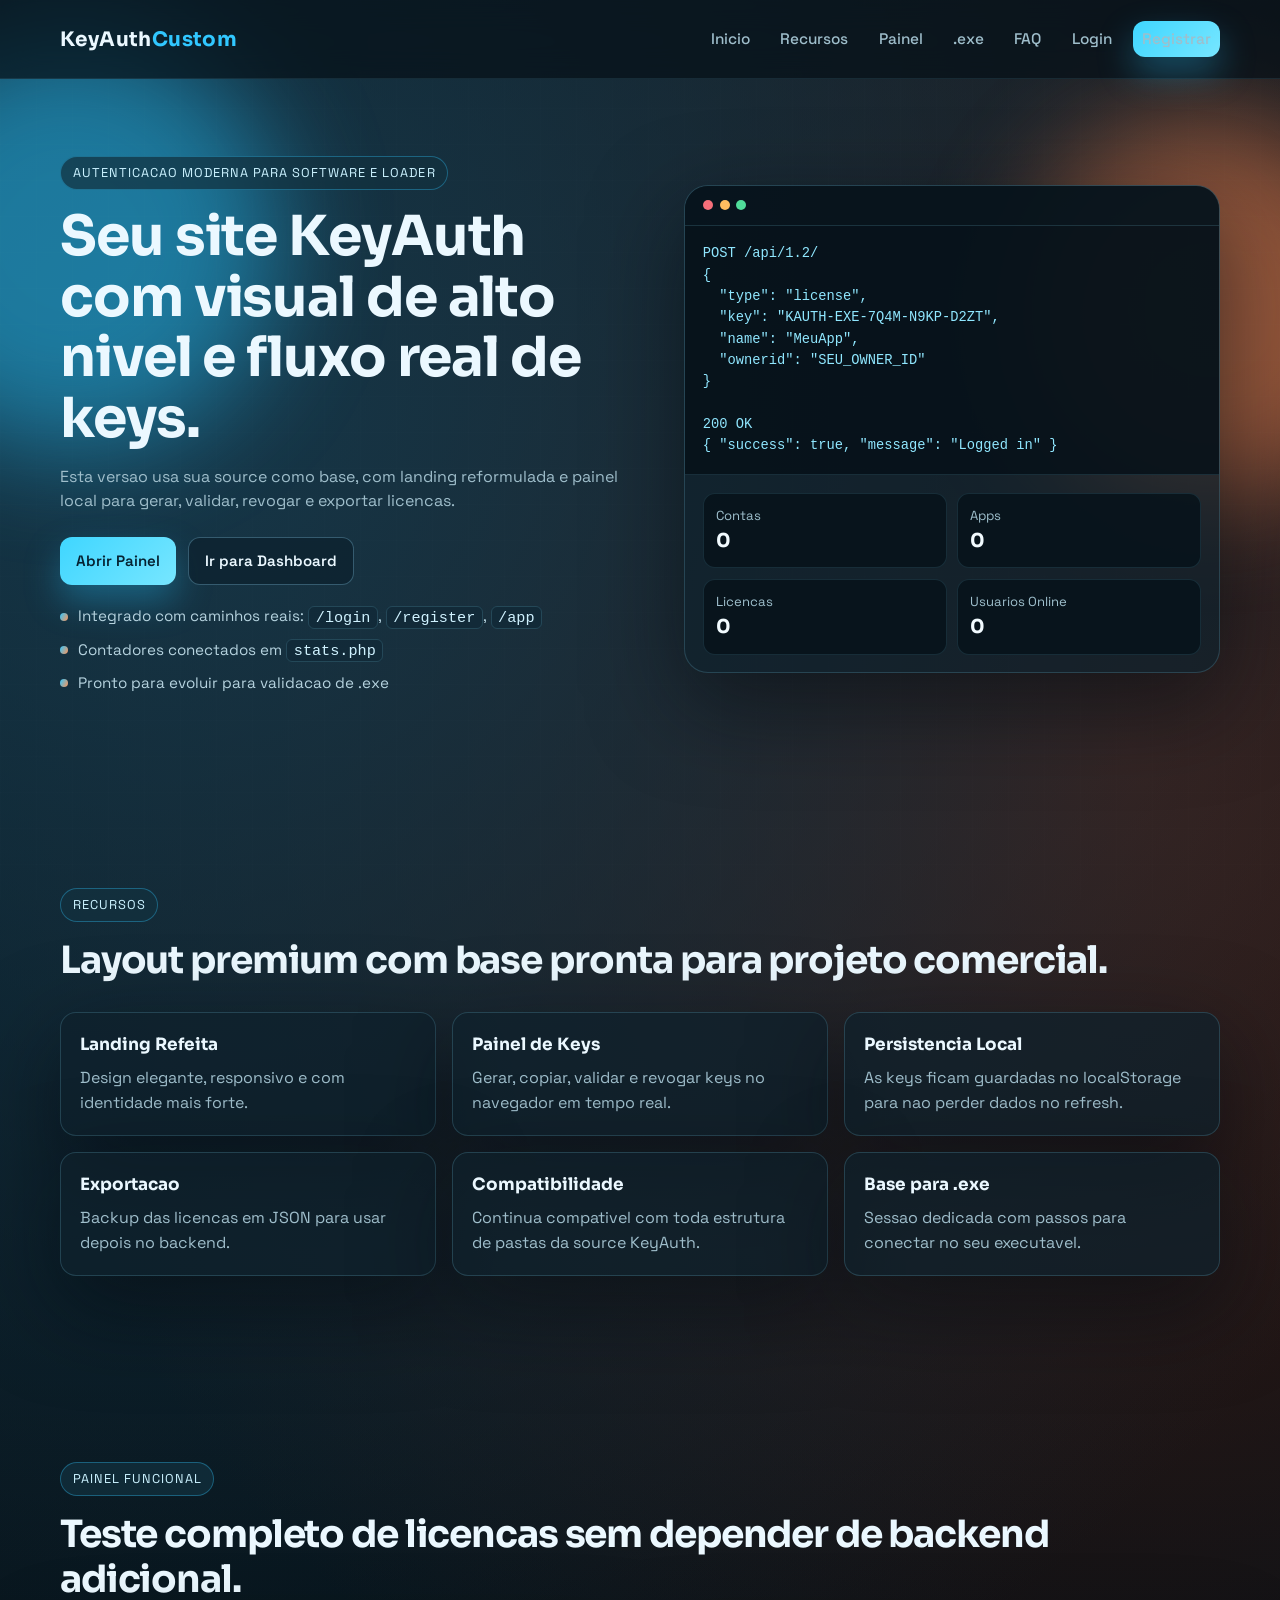
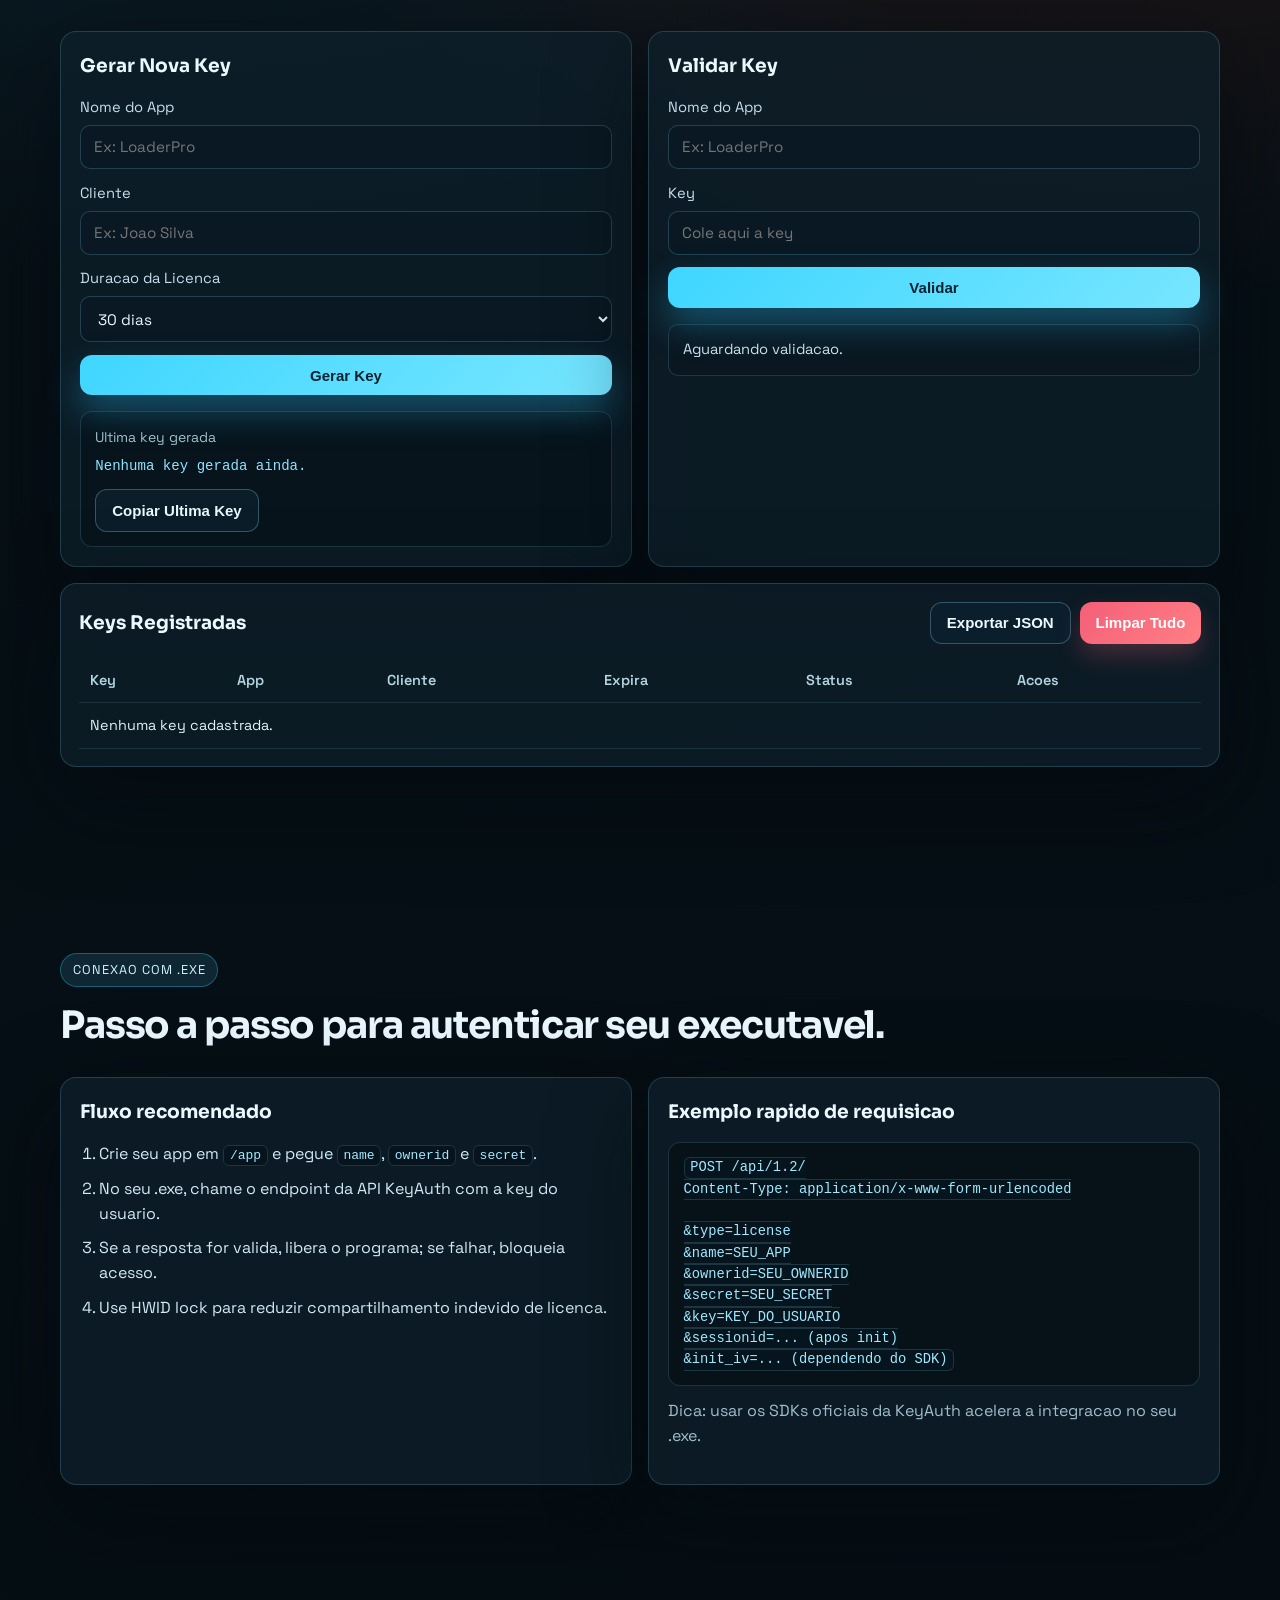
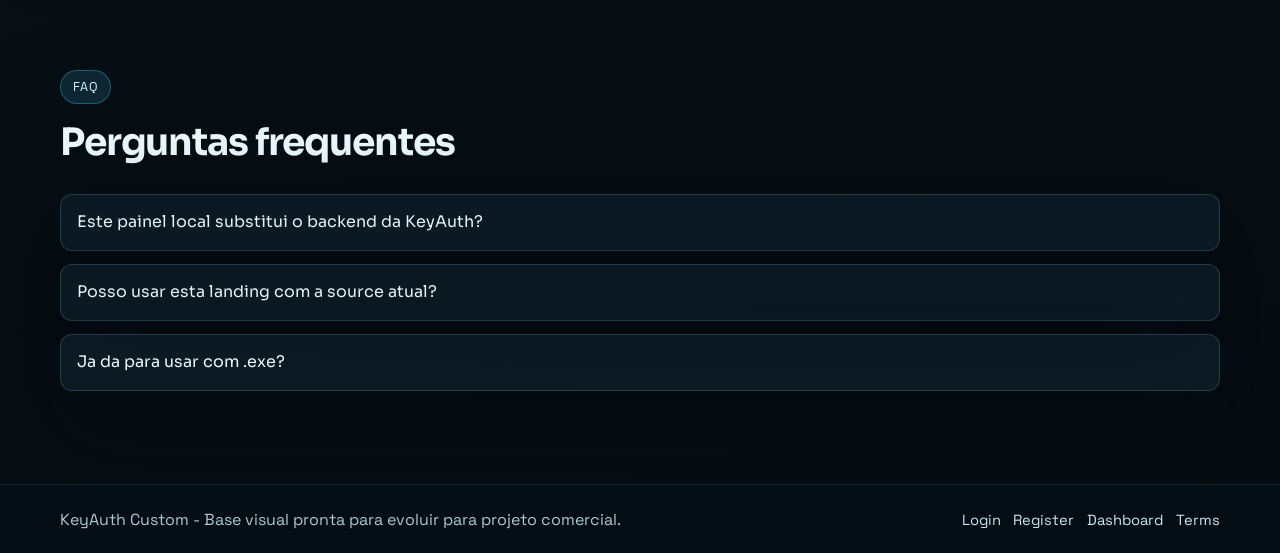
<file: index.html>
﻿<!DOCTYPE html>
<html lang="pt-BR">
  <head>
    <meta charset="UTF-8" />
    <meta http-equiv="X-UA-Compatible" content="IE=edge" />
    <meta name="viewport" content="width=device-width, initial-scale=1.0" />
    <meta name="title" content="KeyAuth Custom | Autenticacao para Software" />
    <meta
      name="description"
      content="Landing page KeyAuth modernizada com painel funcional para gerar e validar keys localmente."
    />
    <meta
      name="keywords"
      content="KeyAuth, autenticacao, licenciamento, software, key system, SaaS"
    />
    <meta property="og:title" content="KeyAuth Custom" />
    <meta
      property="og:description"
      content="Visual premium + fluxo funcional para seu projeto de autenticacao."
    />
    <meta property="og:type" content="website" />
    <meta property="og:url" content="./" />
    <meta
      property="og:image"
      content="https://cdn.keyauth.cc/front/assets/img/favicon.png"
    />
    <meta name="twitter:card" content="summary_large_image" />
    <meta name="twitter:title" content="KeyAuth Custom" />
    <meta
      name="twitter:description"
      content="Landing page customizada e pronta para conectar em projetos .exe"
    />

    <title>KeyAuth Custom | Painel + Landing</title>
    <link rel="shortcut icon" type="image/png" href="./favicon.ico" />

    <link rel="preconnect" href="https://fonts.googleapis.com" />
    <link rel="preconnect" href="https://fonts.gstatic.com" crossorigin />
    <link
      href="https://fonts.googleapis.com/css2?family=Sora:wght@400;500;600;700;800&family=Space+Grotesk:wght@400;500;700&display=swap"
      rel="stylesheet"
    />

    <link rel="stylesheet" href="./assets/site.css" />
  </head>
  <body>
    <div class="bg-orb orb-a" aria-hidden="true"></div>
    <div class="bg-orb orb-b" aria-hidden="true"></div>
    <div class="grid-overlay" aria-hidden="true"></div>

    <header class="site-header">
      <div class="container nav-wrap">
        <a href="#inicio" class="logo">KeyAuth<span>Custom</span></a>

        <button
          class="menu-toggle"
          id="menuToggle"
          aria-label="Abrir menu"
          aria-controls="navLinks"
          aria-expanded="false"
        >
          <span></span>
          <span></span>
          <span></span>
        </button>

        <nav class="nav-links" id="navLinks">
          <a href="#inicio">Inicio</a>
          <a href="#recursos">Recursos</a>
          <a href="#painel">Painel</a>
          <a href="#exe">.exe</a>
          <a href="#faq">FAQ</a>
          <a href="./login" class="btn btn-nav">Login</a>
          <a href="./register" class ="btn btn-primary btn-nav">Registrar</a>
        </nav>
      </div>
    </header>

    <main id="inicio">
      <section class="hero section">
        <div class="container hero-grid">
          <div class="hero-copy reveal">
            <p class="eyebrow">Autenticacao moderna para software e loader</p>
            <h1>Seu site KeyAuth com visual de alto nivel e fluxo real de keys.</h1>
            <p class="hero-lead">
              Esta versao usa sua source como base, com landing reformulada e painel local
              para gerar, validar, revogar e exportar licencas.
            </p>
            <div class="hero-actions">
              <a href="#painel" class="btn btn-primary">Abrir Painel</a>
              <a href="./app" class="btn btn-ghost">Ir para Dashboard</a>
            </div>
            <ul class="trust-list">
              <li>Integrado com caminhos reais: <code>/login</code>, <code>/register</code>, <code>/app</code></li>
              <li>Contadores conectados em <code>stats.php</code></li>
              <li>Pronto para evoluir para validacao de .exe</li>
            </ul>
          </div>

          <aside class="hero-panel reveal">
            <div class="panel-top">
              <span></span>
              <span></span>
              <span></span>
            </div>
            <pre class="hero-code"><code>POST /api/1.2/
{
  "type": "license",
  "key": "KAUTH-EXE-7Q4M-N9KP-D2ZT",
  "name": "MeuApp",
  "ownerid": "SEU_OWNER_ID"
}

200 OK
{ "success": true, "message": "Logged in" }</code></pre>
            <div class="metrics" id="liveMetrics">
              <article>
                <p>Contas</p>
                <strong id="accs" data-counter="0">0</strong>
              </article>
              <article>
                <p>Apps</p>
                <strong id="apps" data-counter="0">0</strong>
              </article>
              <article>
                <p>Licencas</p>
                <strong id="licenses" data-counter="0">0</strong>
              </article>
              <article>
                <p>Usuarios Online</p>
                <strong id="activeUsers" data-counter="0">0</strong>
              </article>
            </div>
          </aside>
        </div>
      </section>

      <section class="section" id="recursos">
        <div class="container">
          <div class="section-head reveal">
            <p class="eyebrow">Recursos</p>
            <h2>Layout premium com base pronta para projeto comercial.</h2>
          </div>

          <div class="feature-grid">
            <article class="feature-card reveal">
              <h3>Landing Refeita</h3>
              <p>Design elegante, responsivo e com identidade mais forte.</p>
            </article>
            <article class="feature-card reveal">
              <h3>Painel de Keys</h3>
              <p>Gerar, copiar, validar e revogar keys no navegador em tempo real.</p>
            </article>
            <article class="feature-card reveal">
              <h3>Persistencia Local</h3>
              <p>As keys ficam guardadas no localStorage para nao perder dados no refresh.</p>
            </article>
            <article class="feature-card reveal">
              <h3>Exportacao</h3>
              <p>Backup das licencas em JSON para usar depois no backend.</p>
            </article>
            <article class="feature-card reveal">
              <h3>Compatibilidade</h3>
              <p>Continua compativel com toda estrutura de pastas da source KeyAuth.</p>
            </article>
            <article class="feature-card reveal">
              <h3>Base para .exe</h3>
              <p>Sessao dedicada com passos para conectar no seu executavel.</p>
            </article>
          </div>
        </div>
      </section>

      <section class="section" id="painel">
        <div class="container">
          <div class="section-head reveal">
            <p class="eyebrow">Painel Funcional</p>
            <h2>Teste completo de licencas sem depender de backend adicional.</h2>
          </div>

          <div class="panel-grid">
            <article class="card reveal">
              <h3>Gerar Nova Key</h3>
              <form id="generateForm" class="stack-form">
                <label>
                  Nome do App
                  <input type="text" id="appName" required placeholder="Ex: LoaderPro" />
                </label>
                <label>
                  Cliente
                  <input type="text" id="buyerName" required placeholder="Ex: Joao Silva" />
                </label>
                <label>
                  Duracao da Licenca
                  <select id="durationDays">
                    <option value="7">7 dias</option>
                    <option value="30" selected>30 dias</option>
                    <option value="90">90 dias</option>
                    <option value="365">365 dias</option>
                  </select>
                </label>
                <button class="btn btn-primary" type="submit">Gerar Key</button>
              </form>

              <div class="latest-key" id="latestKeyBox">
                <p>Ultima key gerada</p>
                <code id="latestKeyValue">Nenhuma key gerada ainda.</code>
                <button id="copyLatestKey" class="btn btn-ghost" type="button">
                  Copiar Ultima Key
                </button>
              </div>
            </article>

            <article class="card reveal">
              <h3>Validar Key</h3>
              <form id="validateForm" class="stack-form">
                <label>
                  Nome do App
                  <input type="text" id="validateAppName" required placeholder="Ex: LoaderPro" />
                </label>
                <label>
                  Key
                  <input
                    type="text"
                    id="validateKeyValue"
                    required
                    placeholder="Cole aqui a key"
                  />
                </label>
                <button class="btn btn-primary" type="submit">Validar</button>
              </form>

              <div id="validationResult" class="result result-neutral">
                Aguardando validacao.
              </div>
            </article>
          </div>

          <article class="table-card reveal">
            <div class="table-head">
              <h3>Keys Registradas</h3>
              <div class="table-actions">
                <button id="exportKeys" class="btn btn-ghost" type="button">Exportar JSON</button>
                <button id="clearKeys" class="btn btn-danger" type="button">Limpar Tudo</button>
              </div>
            </div>

            <div class="table-wrap">
              <table>
                <thead>
                  <tr>
                    <th>Key</th>
                    <th>App</th>
                    <th>Cliente</th>
                    <th>Expira</th>
                    <th>Status</th>
                    <th>Acoes</th>
                  </tr>
                </thead>
                <tbody id="keysTableBody">
                  <tr>
                    <td colspan="6">Nenhuma key cadastrada.</td>
                  </tr>
                </tbody>
              </table>
            </div>
          </article>
        </div>
      </section>

      <section class="section" id="exe">
        <div class="container">
          <div class="section-head reveal">
            <p class="eyebrow">Conexao com .exe</p>
            <h2>Passo a passo para autenticar seu executavel.</h2>
          </div>

          <div class="exe-grid">
            <article class="card reveal">
              <h3>Fluxo recomendado</h3>
              <ol class="steps">
                <li>Crie seu app em <code>/app</code> e pegue <code>name</code>, <code>ownerid</code> e <code>secret</code>.</li>
                <li>No seu .exe, chame o endpoint da API KeyAuth com a key do usuario.</li>
                <li>Se a resposta for valida, libera o programa; se falhar, bloqueia acesso.</li>
                <li>Use HWID lock para reduzir compartilhamento indevido de licenca.</li>
              </ol>
            </article>

            <article class="card reveal">
              <h3>Exemplo rapido de requisicao</h3>
              <pre class="snippet"><code>POST /api/1.2/
Content-Type: application/x-www-form-urlencoded

&type=license
&name=SEU_APP
&ownerid=SEU_OWNERID
&secret=SEU_SECRET
&key=KEY_DO_USUARIO
&sessionid=... (apos init)
&init_iv=... (dependendo do SDK)</code></pre>
              <p class="note">
                Dica: usar os SDKs oficiais da KeyAuth acelera a integracao no seu .exe.
              </p>
            </article>
          </div>
        </div>
      </section>

      <section class="section" id="faq">
        <div class="container">
          <div class="section-head reveal">
            <p class="eyebrow">FAQ</p>
            <h2>Perguntas frequentes</h2>
          </div>
          <div class="faq-grid">
            <details class="faq-item reveal">
              <summary>Este painel local substitui o backend da KeyAuth?</summary>
              <p>Nao. Ele e um simulador funcional local para UX e testes de fluxo.</p>
            </details>
            <details class="faq-item reveal">
              <summary>Posso usar esta landing com a source atual?</summary>
              <p>Sim. A pagina foi feita para manter os caminhos da source e integrar sem quebrar rotas principais.</p>
            </details>
            <details class="faq-item reveal">
              <summary>Ja da para usar com .exe?</summary>
              <p>Sim, com os SDKs oficiais e credenciais corretas do seu app na KeyAuth.</p>
            </details>
          </div>
        </div>
      </section>
    </main>

    <footer class="site-footer">
      <div class="container footer-wrap">
        <p>KeyAuth Custom - Base visual pronta para evoluir para projeto comercial.</p>
        <div class="footer-links">
          <a href="./login">Login</a>
          <a href="./register">Register</a>
          <a href="./app">Dashboard</a>
          <a href="./terms">Terms</a>
        </div>
      </div>
    </footer>

    <script src="./assets/site.js"></script>
  </body>
</html>
</file>
<file: assets/site.css>
﻿:root {
  --bg-main: #071219;
  --bg-soft: #0d1f2a;
  --surface: rgba(14, 33, 44, 0.72);
  --surface-2: rgba(10, 24, 33, 0.88);
  --line: rgba(111, 189, 216, 0.22);
  --text: #ebf8ff;
  --text-soft: #9fbecb;
  --accent: #31c7ff;
  --accent-2: #ff9458;
  --ok: #32d39a;
  --bad: #ff647f;
  --warn: #ffc061;
  --radius-lg: 24px;
  --radius-md: 16px;
  --radius-sm: 12px;
  --shadow: 0 30px 90px rgba(3, 10, 15, 0.55);
}

* {
  box-sizing: border-box;
}

html,
body {
  margin: 0;
  padding: 0;
}

body {
  font-family: "Space Grotesk", sans-serif;
  background: radial-gradient(circle at 12% 10%, #16384a 0%, transparent 42%),
    radial-gradient(circle at 88% 20%, #3f1d15 0%, transparent 36%),
    linear-gradient(165deg, var(--bg-main) 0%, #050d12 100%);
  color: var(--text);
  min-height: 100vh;
  overflow-x: hidden;
  line-height: 1.55;
}

.bg-orb {
  position: fixed;
  pointer-events: none;
  z-index: -3;
  filter: blur(55px);
  border-radius: 50%;
  opacity: 0.5;
}

.orb-a {
  width: 420px;
  height: 420px;
  background: #26bff7;
  left: -140px;
  top: 30px;
}

.orb-b {
  width: 380px;
  height: 380px;
  background: #ff8a52;
  right: -120px;
  top: 120px;
}

.grid-overlay {
  position: fixed;
  inset: 0;
  background-image: linear-gradient(rgba(255, 255, 255, 0.02) 1px, transparent 1px),
    linear-gradient(90deg, rgba(255, 255, 255, 0.02) 1px, transparent 1px);
  background-size: 36px 36px;
  z-index: -2;
  opacity: 0.45;
  pointer-events: none;
}

.container {
  width: min(1160px, calc(100% - 2rem));
  margin: 0 auto;
}

.site-header {
  position: sticky;
  top: 0;
  z-index: 50;
  backdrop-filter: blur(15px);
  background: rgba(6, 17, 24, 0.7);
  border-bottom: 1px solid rgba(111, 189, 216, 0.12);
}

.nav-wrap {
  display: flex;
  align-items: center;
  justify-content: space-between;
  min-height: 78px;
  gap: 1rem;
}

.logo {
  text-decoration: none;
  color: var(--text);
  font-family: "Sora", sans-serif;
  font-size: 1.25rem;
  font-weight: 700;
  letter-spacing: 0.4px;
}

.logo span {
  color: var(--accent);
}

.nav-links {
  display: flex;
  align-items: center;
  gap: 0.8rem;
}

.nav-links a {
  color: var(--text-soft);
  text-decoration: none;
  font-weight: 500;
  font-size: 0.96rem;
  padding: 0.4rem 0.55rem;
  transition: color 0.2s ease, transform 0.2s ease;
}

.nav-links a:hover,
.nav-links a.active {
  color: var(--text);
  transform: translateY(-1px);
}

.menu-toggle {
  display: none;
  width: 44px;
  height: 44px;
  border: 1px solid rgba(111, 189, 216, 0.25);
  border-radius: 12px;
  background: rgba(7, 19, 27, 0.9);
  padding: 0.55rem;
  align-items: center;
  justify-content: center;
  flex-direction: column;
  gap: 5px;
}

.menu-toggle span {
  width: 100%;
  height: 2px;
  background: var(--text);
  border-radius: 999px;
}

.section {
  padding: 5.8rem 0;
}

.hero {
  padding-top: 4.8rem;
}

.hero-grid {
  display: grid;
  grid-template-columns: 1.05fr 0.95fr;
  gap: 2rem;
  align-items: center;
}

.hero-copy h1 {
  font-family: "Sora", sans-serif;
  margin: 0 0 1rem;
  font-size: clamp(2rem, 5.2vw, 3.45rem);
  line-height: 1.1;
  letter-spacing: -1.1px;
}

.hero-lead {
  color: var(--text-soft);
  max-width: 64ch;
  margin-bottom: 1.4rem;
}

.eyebrow {
  display: inline-block;
  margin: 0 0 1rem;
  padding: 0.38rem 0.72rem;
  border: 1px solid rgba(49, 199, 255, 0.35);
  border-radius: 999px;
  color: #cbf2ff;
  background: rgba(19, 49, 63, 0.72);
  font-size: 0.8rem;
  text-transform: uppercase;
  letter-spacing: 0.08em;
}

.hero-actions {
  display: flex;
  gap: 0.75rem;
  flex-wrap: wrap;
  margin-bottom: 1.2rem;
}

.btn {
  appearance: none;
  border: 0;
  cursor: pointer;
  border-radius: 12px;
  padding: 0.73rem 1rem;
  font-size: 0.94rem;
  font-weight: 600;
  text-decoration: none;
  display: inline-flex;
  align-items: center;
  justify-content: center;
  transition: transform 0.22s ease, box-shadow 0.22s ease, opacity 0.22s ease;
}

.btn:hover {
  transform: translateY(-2px);
}

.btn-primary {
  color: #052231;
  background: linear-gradient(135deg, #3fd6ff 0%, #77e6ff 100%);
  box-shadow: 0 16px 35px rgba(35, 184, 237, 0.36);
}

.btn-primary:hover {
  opacity: 0.95;
}

.btn-ghost {
  color: var(--text);
  background: rgba(13, 34, 46, 0.76);
  border: 1px solid rgba(126, 196, 222, 0.35);
}

.btn-danger {
  color: #fff;
  background: linear-gradient(135deg, #f45f78 0%, #ff7f85 100%);
  box-shadow: 0 12px 24px rgba(244, 95, 120, 0.24);
}

.btn-nav {
  padding-inline: 0.95rem;
}

.trust-list {
  margin: 0;
  padding: 0;
  list-style: none;
  color: #b6d3df;
  font-size: 0.95rem;
}

.trust-list li {
  position: relative;
  padding-left: 1.15rem;
  margin: 0.48rem 0;
}

.trust-list li::before {
  content: "";
  position: absolute;
  left: 0;
  top: 0.52rem;
  width: 8px;
  height: 8px;
  border-radius: 50%;
  background: linear-gradient(120deg, var(--accent) 0%, var(--accent-2) 100%);
}

.trust-list code {
  background: rgba(17, 42, 56, 0.78);
  padding: 0.1rem 0.4rem;
  border-radius: 6px;
  border: 1px solid rgba(111, 189, 216, 0.2);
  color: #d0f2ff;
}

.hero-panel,
.card,
.table-card,
.feature-card,
.price-card,
.faq-item,
.contact-form {
  background: var(--surface);
  border: 1px solid var(--line);
  box-shadow: var(--shadow);
}

.hero-panel {
  border-radius: var(--radius-lg);
  overflow: hidden;
}

.panel-top {
  display: flex;
  gap: 0.42rem;
  padding: 0.9rem 1.1rem;
  background: rgba(7, 19, 27, 0.88);
  border-bottom: 1px solid rgba(111, 189, 216, 0.18);
}

.panel-top span {
  width: 10px;
  height: 10px;
  border-radius: 50%;
}

.panel-top span:nth-child(1) {
  background: #f66f7a;
}

.panel-top span:nth-child(2) {
  background: #ffbc60;
}

.panel-top span:nth-child(3) {
  background: #50dd9a;
}

.hero-code {
  margin: 0;
  padding: 1.1rem;
  background: rgba(6, 17, 24, 0.85);
  color: #90e7ff;
  border-bottom: 1px solid rgba(111, 189, 216, 0.16);
  overflow-x: auto;
  font-size: 0.86rem;
}

.metrics {
  padding: 1.1rem;
  display: grid;
  gap: 0.65rem;
  grid-template-columns: repeat(2, minmax(0, 1fr));
}

.metrics article {
  background: rgba(7, 20, 28, 0.88);
  border: 1px solid rgba(111, 189, 216, 0.15);
  border-radius: 12px;
  padding: 0.74rem;
}

.metrics p {
  margin: 0;
  color: #9fc0cd;
  font-size: 0.82rem;
}

.metrics strong {
  font-size: 1.2rem;
  font-family: "Sora", sans-serif;
  color: #f2fbff;
}

.section-head {
  margin-bottom: 1.8rem;
}

.section-head h2 {
  margin: 0;
  font-family: "Sora", sans-serif;
  font-size: clamp(1.55rem, 3.2vw, 2.35rem);
  line-height: 1.2;
  letter-spacing: -0.03em;
}

.feature-grid {
  display: grid;
  gap: 1rem;
  grid-template-columns: repeat(3, minmax(0, 1fr));
}

.feature-card {
  border-radius: var(--radius-md);
  padding: 1.2rem;
  transition: transform 0.2s ease, border-color 0.2s ease;
}

.feature-card:hover {
  transform: translateY(-5px);
  border-color: rgba(111, 189, 216, 0.45);
}

.feature-card h3 {
  margin: 0 0 0.5rem;
  font-size: 1.06rem;
  font-family: "Sora", sans-serif;
}

.feature-card p {
  margin: 0;
  color: var(--text-soft);
}

.panel-grid {
  display: grid;
  gap: 1rem;
  grid-template-columns: repeat(2, minmax(0, 1fr));
}

.card {
  border-radius: var(--radius-md);
  padding: 1.2rem;
}

.card h3 {
  margin: 0 0 1rem;
  font-family: "Sora", sans-serif;
}

.stack-form {
  display: grid;
  gap: 0.8rem;
}

.stack-form label {
  display: grid;
  gap: 0.38rem;
  color: #c7deeb;
  font-size: 0.92rem;
}

input,
select,
textarea {
  width: 100%;
  border: 1px solid rgba(111, 189, 216, 0.25);
  border-radius: 10px;
  background: rgba(9, 25, 35, 0.9);
  color: #e9f8ff;
  padding: 0.72rem 0.78rem;
  font-family: inherit;
  font-size: 0.95rem;
  outline: none;
  transition: border-color 0.18s ease, box-shadow 0.18s ease;
}

input:focus,
select:focus,
textarea:focus {
  border-color: rgba(111, 189, 216, 0.6);
  box-shadow: 0 0 0 3px rgba(49, 199, 255, 0.18);
}

.latest-key {
  margin-top: 1rem;
  background: rgba(8, 21, 29, 0.95);
  border: 1px solid rgba(111, 189, 216, 0.2);
  border-radius: 12px;
  padding: 0.88rem;
}

.latest-key p {
  margin: 0 0 0.45rem;
  color: var(--text-soft);
  font-size: 0.88rem;
}

.latest-key code {
  display: block;
  margin-bottom: 0.75rem;
  color: #8fe2ff;
  font-size: 0.88rem;
  overflow-wrap: anywhere;
}

.result {
  margin-top: 1rem;
  border-radius: 10px;
  padding: 0.85rem;
  border: 1px solid transparent;
  font-size: 0.92rem;
}

.result-neutral {
  background: rgba(10, 24, 33, 0.9);
  border-color: rgba(111, 189, 216, 0.2);
  color: #c6e0ec;
}

.result-success {
  background: rgba(13, 44, 35, 0.8);
  border-color: rgba(50, 211, 154, 0.4);
  color: #bdfde2;
}

.result-warning {
  background: rgba(48, 34, 16, 0.85);
  border-color: rgba(255, 192, 97, 0.42);
  color: #ffe9be;
}

.result-error {
  background: rgba(50, 20, 26, 0.8);
  border-color: rgba(255, 100, 127, 0.46);
  color: #ffd3db;
}

.table-card {
  border-radius: var(--radius-md);
  margin-top: 1rem;
  padding: 1.1rem;
}

.table-head {
  display: flex;
  justify-content: space-between;
  align-items: center;
  gap: 0.7rem;
  margin-bottom: 0.85rem;
}

.table-head h3 {
  margin: 0;
  font-family: "Sora", sans-serif;
}

.table-actions {
  display: flex;
  gap: 0.55rem;
  flex-wrap: wrap;
}

.table-wrap {
  overflow-x: auto;
}

table {
  width: 100%;
  border-collapse: collapse;
  min-width: 720px;
}

th,
td {
  padding: 0.7rem;
  border-bottom: 1px solid rgba(111, 189, 216, 0.15);
  text-align: left;
  font-size: 0.9rem;
}

th {
  color: #b2d5e2;
  font-weight: 600;
}

td {
  color: #e1f3fb;
}

.key-cell {
  font-family: "Sora", sans-serif;
  color: #8ce2ff;
}

.badge {
  display: inline-block;
  padding: 0.26rem 0.55rem;
  border-radius: 999px;
  font-size: 0.72rem;
  font-weight: 700;
  letter-spacing: 0.02em;
}

.badge-ok {
  background: rgba(50, 211, 154, 0.2);
  color: #9cf6d5;
  border: 1px solid rgba(50, 211, 154, 0.45);
}

.badge-expired {
  background: rgba(255, 192, 97, 0.2);
  color: #ffdca2;
  border: 1px solid rgba(255, 192, 97, 0.43);
}

.badge-revoked {
  background: rgba(255, 100, 127, 0.22);
  color: #ffbfcb;
  border: 1px solid rgba(255, 100, 127, 0.45);
}

.table-btn {
  background: rgba(10, 24, 33, 0.88);
  color: #d2eaf6;
  border: 1px solid rgba(111, 189, 216, 0.25);
  border-radius: 8px;
  padding: 0.35rem 0.52rem;
  font-size: 0.8rem;
  cursor: pointer;
  margin-right: 0.35rem;
}

.table-btn:hover {
  border-color: rgba(111, 189, 216, 0.45);
}

.exe-grid {
  display: grid;
  grid-template-columns: repeat(2, minmax(0, 1fr));
  gap: 1rem;
}

.steps {
  margin: 0;
  padding-left: 1.2rem;
  color: #d1e9f5;
}

.steps li {
  margin: 0 0 0.62rem;
}

.steps code,
.snippet code {
  background: rgba(7, 21, 30, 0.95);
  border: 1px solid rgba(111, 189, 216, 0.2);
  color: #a2e9ff;
  padding: 0.14rem 0.35rem;
  border-radius: 6px;
}

.snippet {
  margin: 0;
  background: rgba(6, 17, 24, 0.85);
  border: 1px solid rgba(111, 189, 216, 0.2);
  border-radius: 12px;
  padding: 0.9rem;
  overflow-x: auto;
  color: #9ae7ff;
  font-size: 0.86rem;
}

.note {
  margin-top: 0.8rem;
  color: var(--text-soft);
}

.faq-grid {
  display: grid;
  gap: 0.8rem;
}

.faq-item {
  border-radius: 12px;
  padding: 0.95rem 1rem;
}

.faq-item summary {
  cursor: pointer;
  list-style: none;
  font-family: "Sora", sans-serif;
}

.faq-item p {
  margin: 0.65rem 0 0;
  color: #c7dde9;
}

.site-footer {
  border-top: 1px solid rgba(111, 189, 216, 0.15);
  padding: 1.4rem 0;
  background: rgba(6, 16, 22, 0.65);
}

.footer-wrap {
  display: flex;
  justify-content: space-between;
  align-items: center;
  gap: 1rem;
  flex-wrap: wrap;
}

.footer-wrap p {
  margin: 0;
  color: #acc9d6;
}

.footer-links {
  display: flex;
  gap: 0.8rem;
  flex-wrap: wrap;
}

.footer-links a {
  color: #c9e7f3;
  text-decoration: none;
  font-size: 0.92rem;
}

.footer-links a:hover {
  color: #fff;
}

.reveal {
  opacity: 0;
  transform: translateY(24px);
  transition: opacity 0.65s ease, transform 0.65s ease;
}

.reveal.visible {
  opacity: 1;
  transform: translateY(0);
}

@media (max-width: 1000px) {
  .hero-grid,
  .feature-grid,
  .panel-grid,
  .exe-grid {
    grid-template-columns: 1fr;
  }

  .hero {
    padding-top: 3.5rem;
  }
}

@media (max-width: 900px) {
  .menu-toggle {
    display: inline-flex;
  }

  .nav-links {
    position: absolute;
    top: calc(100% + 6px);
    left: 1rem;
    right: 1rem;
    border-radius: 14px;
    background: rgba(6, 18, 25, 0.98);
    border: 1px solid rgba(111, 189, 216, 0.18);
    padding: 0.8rem;
    display: none;
    flex-direction: column;
    align-items: stretch;
    gap: 0.4rem;
    box-shadow: var(--shadow);
  }

  .nav-links.open {
    display: flex;
  }

  .nav-links a {
    padding: 0.6rem 0.7rem;
  }

  .btn-nav {
    width: 100%;
  }
}

@media (max-width: 640px) {
  .section {
    padding: 4.3rem 0;
  }

  .container {
    width: min(1160px, calc(100% - 1.2rem));
  }

  .hero-copy h1 {
    font-size: clamp(1.75rem, 8.5vw, 2.4rem);
  }

  .table-head {
    flex-direction: column;
    align-items: flex-start;
  }
}
</file>
